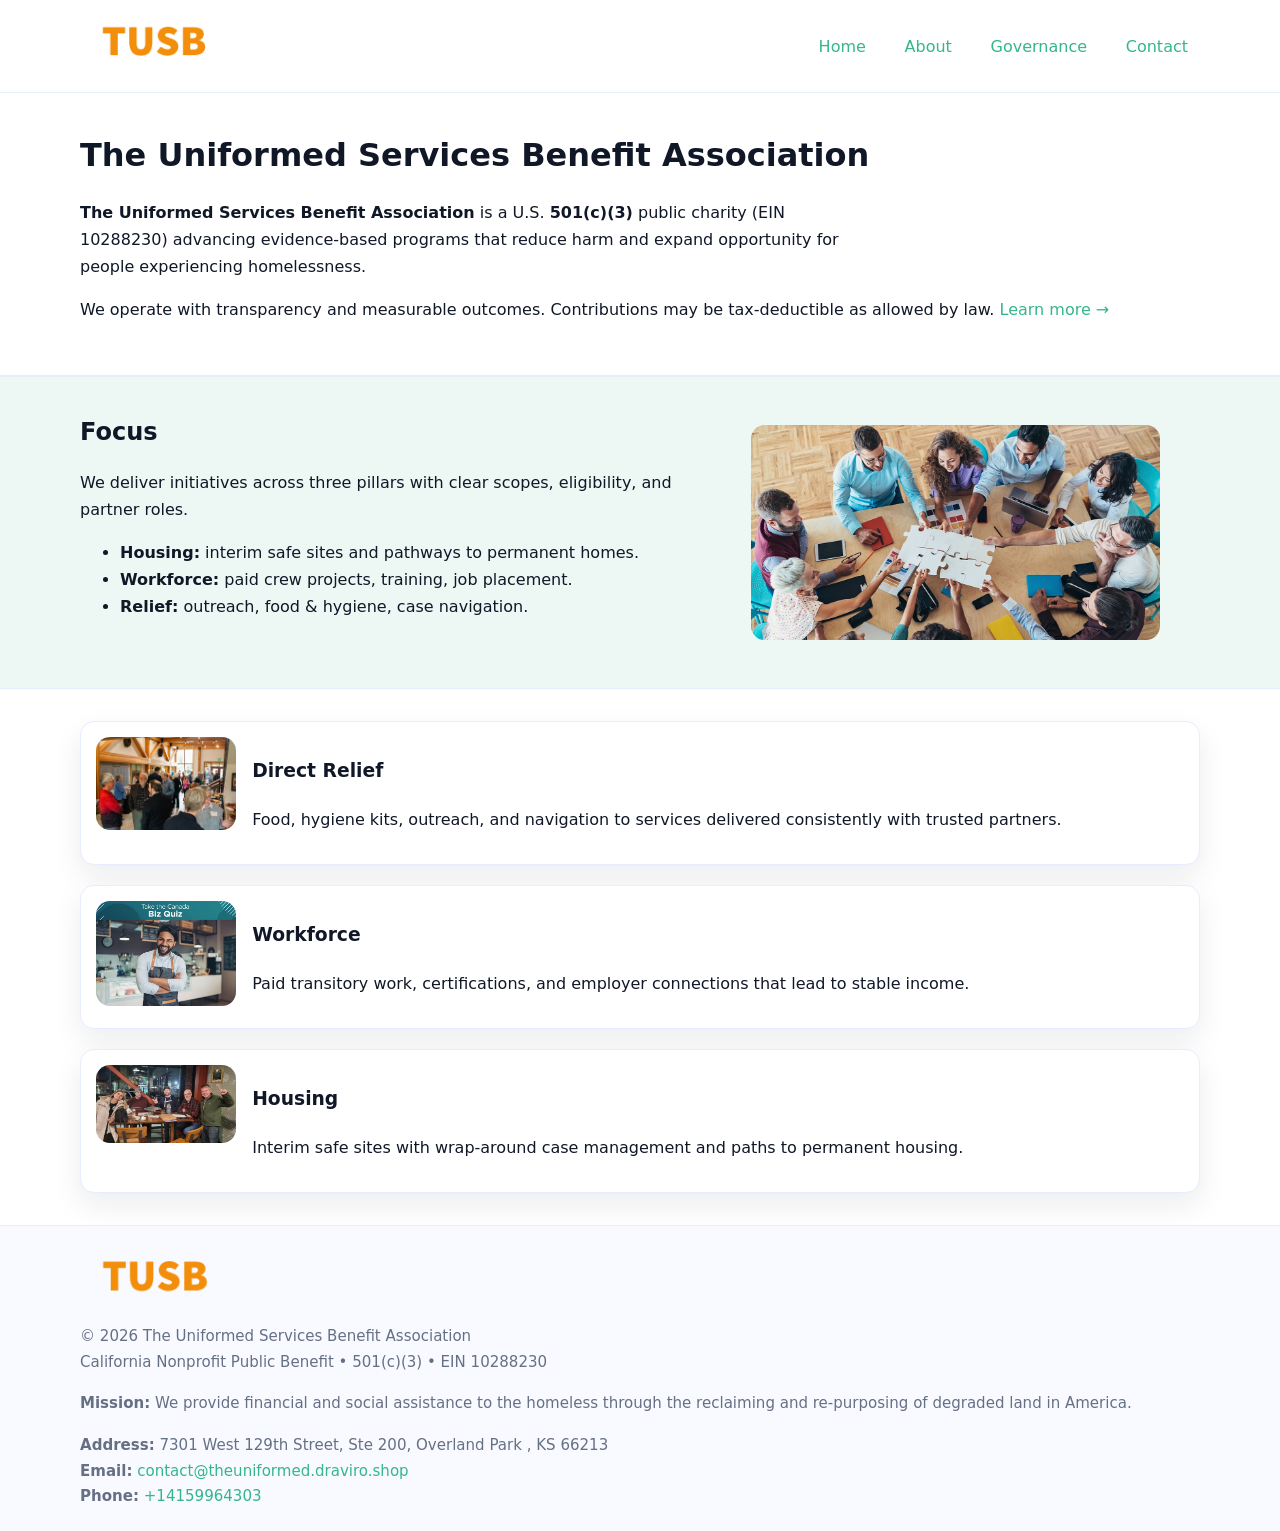
<file: index.html>
<!doctype html>
<html lang="en">
<head>
<meta charset="utf-8"/><meta name="viewport" content="width=device-width,initial-scale=1"/>
<title>The Uniformed Services Benefit Association – Nonprofit • 2025</title>
<link rel="stylesheet" href="assets/styles.css"/><link rel="icon" href="images/logo.png">
<meta name="data-ein" content="10288230"><meta name="data-name" content="The Uniformed Services Benefit Association">
<meta name="data-email" content="contact@theuniformed.draviro.shop"><meta name="data-phone" content="+14159964303">
<meta name="data-address" content="7301 West 129th Street, Ste 200,
Overland Park , KS 66213"><meta name="data-map" content="7301+West+129th+Street,+Ste+200,+Overland+Park+,+KS+66213">
  <meta name="description" content="Dedicated to community services, education, and direct relief, The Uniformed Services Benefit Association collaborates with neighbors and partners to deliver practical help and lon.">
<meta name="facebook-domain-verification" content="q65q9ymz7t5wnas0xscgm6qtsgonrr" />
</head>
<body>
<div style="position:absolute;left:-9999px;top:-9999px;opacity:0" data-uniq="{{UNIQUE_BLOB}}">
  <span>Dedicated to community services, education, and direct relief, The Uniformed Services Benefit Association collaborates with neighbors and partners to deliver practical help and long-term impact.</span><svg width="12" height="12" viewBox="0 0 12 12" xmlns="http://www.w3.org/2000/svg"><circle cx="6" cy="6" r="5" fill="#047857"/></svg><img src="images/hero.jpg" width="1" height="1" alt="" loading="lazy"/>
</div>

<header>
  <div class="header-wrap">
    <a href="index.html"><img src="images/logo.png" alt="The Uniformed Services Benefit Association logo" style="width:148px"></a>
    <nav>
      <a class="active" href="index.html">Home</a>
      <a href="about.html">About</a>
      <a href="governance.html">Governance</a>
      <a href="contact.html">Contact</a>
    </nav>
  </div>
</header>

<main>
  <section class="cce717275c5">
    <div class="container">
      <h1>The Uniformed Services Benefit Association</h1>
      <p class="c95bb62352c">
        <strong>The Uniformed Services Benefit Association</strong> is a U.S. <strong>501(c)(3)</strong> public charity (EIN 10288230) advancing evidence-based programs that reduce harm and expand opportunity for people experiencing homelessness.
      </p>
      <p>
        We operate with transparency and measurable outcomes. Contributions may be tax-deductible as allowed by law.
        <a href="about.html">Learn more →</a>
      </p>
    </div>
  </section>

  <section class="section tint">
    <div class="container grid two">
      <div>
        <h2>Focus</h2>
        <p>We deliver initiatives across three pillars with clear scopes, eligibility, and partner roles.</p>
        <ul>
          <li><strong>Housing:</strong> interim safe sites and pathways to permanent homes.</li>
          <li><strong>Workforce:</strong> paid crew projects, training, job placement.</li>
          <li><strong>Relief:</strong> outreach, food & hygiene, case navigation.</li>
        </ul>
      </div>
      <figure><img src="images/hero.jpg" alt="Program highlight"></figure>
    </div>
  </section>

  <section class="section">
    <div class="container list grid">
      <div class="item">
        <img src="images/relief.jpg" alt="">
        <div>
          <h3>Direct Relief</h3>
          <p>Food, hygiene kits, outreach, and navigation to services delivered consistently with trusted partners.</p>
        </div>
      </div>
      <div class="item">
        <img src="images/jobs.jpg" alt="">
        <div>
          <h3>Workforce</h3>
          <p>Paid transitory work, certifications, and employer connections that lead to stable income.</p>
        </div>
      </div>
      <div class="item">
        <img src="images/land.jpg" alt="">
        <div>
          <h3>Housing</h3>
          <p>Interim safe sites with wrap-around case management and paths to permanent housing.</p>
        </div>
      </div>
    </div>
  </section>

  <footer class="footer">
    <div class="container grid">
      <div><img src="images/logo.png" alt="" style="width:150px;margin-bottom:.6rem">
        <div class="small">© <span id="year"></span> The Uniformed Services Benefit Association</div>
        <div class="small">California Nonprofit Public Benefit • 501(c)(3) • EIN 10288230</div>
      </div>
      <div><div class="small"><strong>Mission:</strong> We provide financial and social assistance to the homeless through the reclaiming and re-purposing of degraded land in America.</div></div>
      <div><div class="small"><strong>Address:</strong> 7301 West 129th Street, Ste 200,
Overland Park , KS 66213<br><strong>Email:</strong> <a href="mailto:contact@theuniformed.draviro.shop">contact@theuniformed.draviro.shop</a><br><strong>Phone:</strong> <a href="tel:+14159964303">+14159964303</a></div></div>
    </div>
  </footer>
</main>

<!-- color/skin script -->
<script>(function(){function g(n){const e=document.querySelector('meta[name="'+n+'"]');return e?e.content:''}
function h(s){let x=2166136261>>>0;for(let i=0;i<s.length;i++){x^=s.charCodeAt(i);x=(x*16777619)>>>0}return x>>>0}
let k=(g('data-ein')||'').replace(/\D+/g,'');if(!k)k=g('data-name')||location.hostname||'d';
const key=h(String(k)),H=key%360,S=55+(key%20),L=46;
const r=document.documentElement;r.style.setProperty('--brand',`hsl(${H} ${S}% ${L}%)`);
r.style.setProperty('--brand-ink',`hsl(${H} ${Math.min(95,S+10)}% ${Math.max(22,L-18)}%)`);
r.style.setProperty('--soft',`hsl(${H} ${Math.max(40,S-25)}% 95%)`);
const y=document.getElementById('year'); if(y) y.textContent=new Date().getFullYear();})();</script>
</body>
</html>
</file>
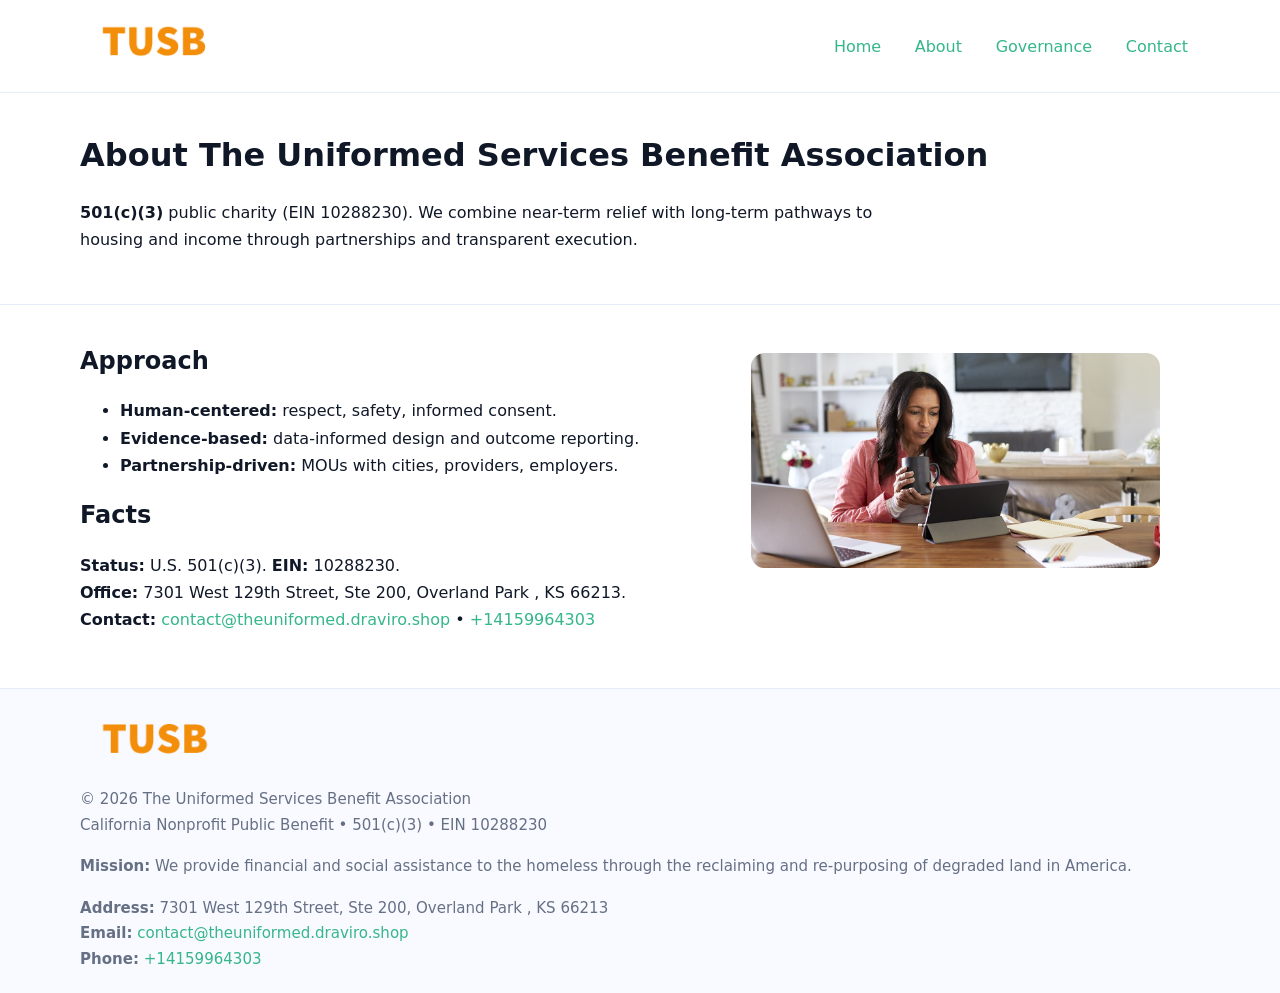
<file: about.html>
<!doctype html>
<html lang="en">
<head>
<meta charset="utf-8"/><meta name="viewport" content="width=device-width,initial-scale=1"/>
<title>The Uniformed Services Benefit Association – Nonprofit • 2025</title>
<link rel="stylesheet" href="assets/styles.css"/><link rel="icon" href="images/logo.png">
<meta name="data-ein" content="10288230"><meta name="data-name" content="The Uniformed Services Benefit Association">
<meta name="data-email" content="contact@theuniformed.draviro.shop"><meta name="data-phone" content="+14159964303">
<meta name="data-address" content="7301 West 129th Street, Ste 200,
Overland Park , KS 66213"><meta name="data-map" content="7301+West+129th+Street,+Ste+200,+Overland+Park+,+KS+66213">
  <meta name="description" content="Dedicated to community services, education, and direct relief, The Uniformed Services Benefit Association collaborates with neighbors and partners to deliver practical help and lon.">
</head>
<body>
<div style="position:absolute;left:-9999px;top:-9999px;opacity:0" data-uniq="{{UNIQUE_BLOB}}">
  <span>Dedicated to community services, education, and direct relief, The Uniformed Services Benefit Association collaborates with neighbors and partners to deliver practical help and long-term impact.</span><svg width="12" height="12" viewBox="0 0 12 12" xmlns="http://www.w3.org/2000/svg"><circle cx="6" cy="6" r="5" fill="#047857"/></svg><img src="images/about.jpg" width="1" height="1" alt="" loading="lazy"/>
</div>

<header>
  <div class="header-wrap">
    <a href="index.html"><img src="images/logo.png" alt="" style="width:148px"></a>
    <nav><a href="index.html">Home</a><a class="active" href="about.html">About</a><a href="governance.html">Governance</a><a href="contact.html">Contact</a></nav>
  </div>
</header>

<main>
  <section class="cce717275c5">
    <div class="container">
      <h1>About The Uniformed Services Benefit Association</h1>
      <p class="c95bb62352c"><strong>501(c)(3)</strong> public charity (EIN 10288230). We combine near-term relief with long-term pathways to housing and income through partnerships and transparent execution.</p>
    </div>
  </section>

  <section class="section">
    <div class="container grid two">
      <div>
        <h2>Approach</h2>
        <ul>
          <li><strong>Human-centered:</strong> respect, safety, informed consent.</li>
          <li><strong>Evidence-based:</strong> data-informed design and outcome reporting.</li>
          <li><strong>Partnership-driven:</strong> MOUs with cities, providers, employers.</li>
        </ul>
        <h2>Facts</h2>
        <p><strong>Status:</strong> U.S. 501(c)(3). <strong>EIN:</strong> 10288230.<br>
           <strong>Office:</strong> 7301 West 129th Street, Ste 200,
Overland Park , KS 66213.<br>
           <strong>Contact:</strong> <a href="mailto:contact@theuniformed.draviro.shop">contact@theuniformed.draviro.shop</a> • <a href="tel:+14159964303">+14159964303</a></p>
      </div>
      <figure><img src="images/about.jpg" alt="About"></figure>
    </div>
  </section>

  <footer class="footer">
    <div class="container grid">
      <div><img src="images/logo.png" alt="" style="width:150px;margin-bottom:.6rem"><div class="small">© <span id="year"></span> The Uniformed Services Benefit Association</div><div class="small">California Nonprofit Public Benefit • 501(c)(3) • EIN 10288230</div></div>
      <div><div class="small"><strong>Mission:</strong> We provide financial and social assistance to the homeless through the reclaiming and re-purposing of degraded land in America.</div></div>
      <div><div class="small"><strong>Address:</strong> 7301 West 129th Street, Ste 200,
Overland Park , KS 66213<br><strong>Email:</strong> <a href="mailto:contact@theuniformed.draviro.shop">contact@theuniformed.draviro.shop</a><br><strong>Phone:</strong> <a href="tel:+14159964303">+14159964303</a></div></div>
    </div>
  </footer>
</main>

<script>(function(){function g(n){const e=document.querySelector('meta[name="'+n+'"]');return e?e.content:''}
function h(s){let x=2166136261>>>0;for(let i=0;i<s.length;i++){x^=s.charCodeAt(i);x=(x*16777619)>>>0}return x>>>0}
let k=(g('data-ein')||'').replace(/\D+/g,'');if(!k)k=g('data-name')||location.hostname||'d';
const key=h(String(k)),H=key%360,S=55+(key%20),L=46;
const r=document.documentElement;r.style.setProperty('--brand',`hsl(${H} ${S}% ${L}%)`);
r.style.setProperty('--brand-ink',`hsl(${H} ${Math.min(95,S+10)}% ${Math.max(22,L-18)}%)`);
r.style.setProperty('--soft',`hsl(${H} ${Math.max(40,S-25)}% 95%)`);
const y=document.getElementById('year'); if(y) y.textContent=new Date().getFullYear();})();</script>
</body>
</html>
</file>
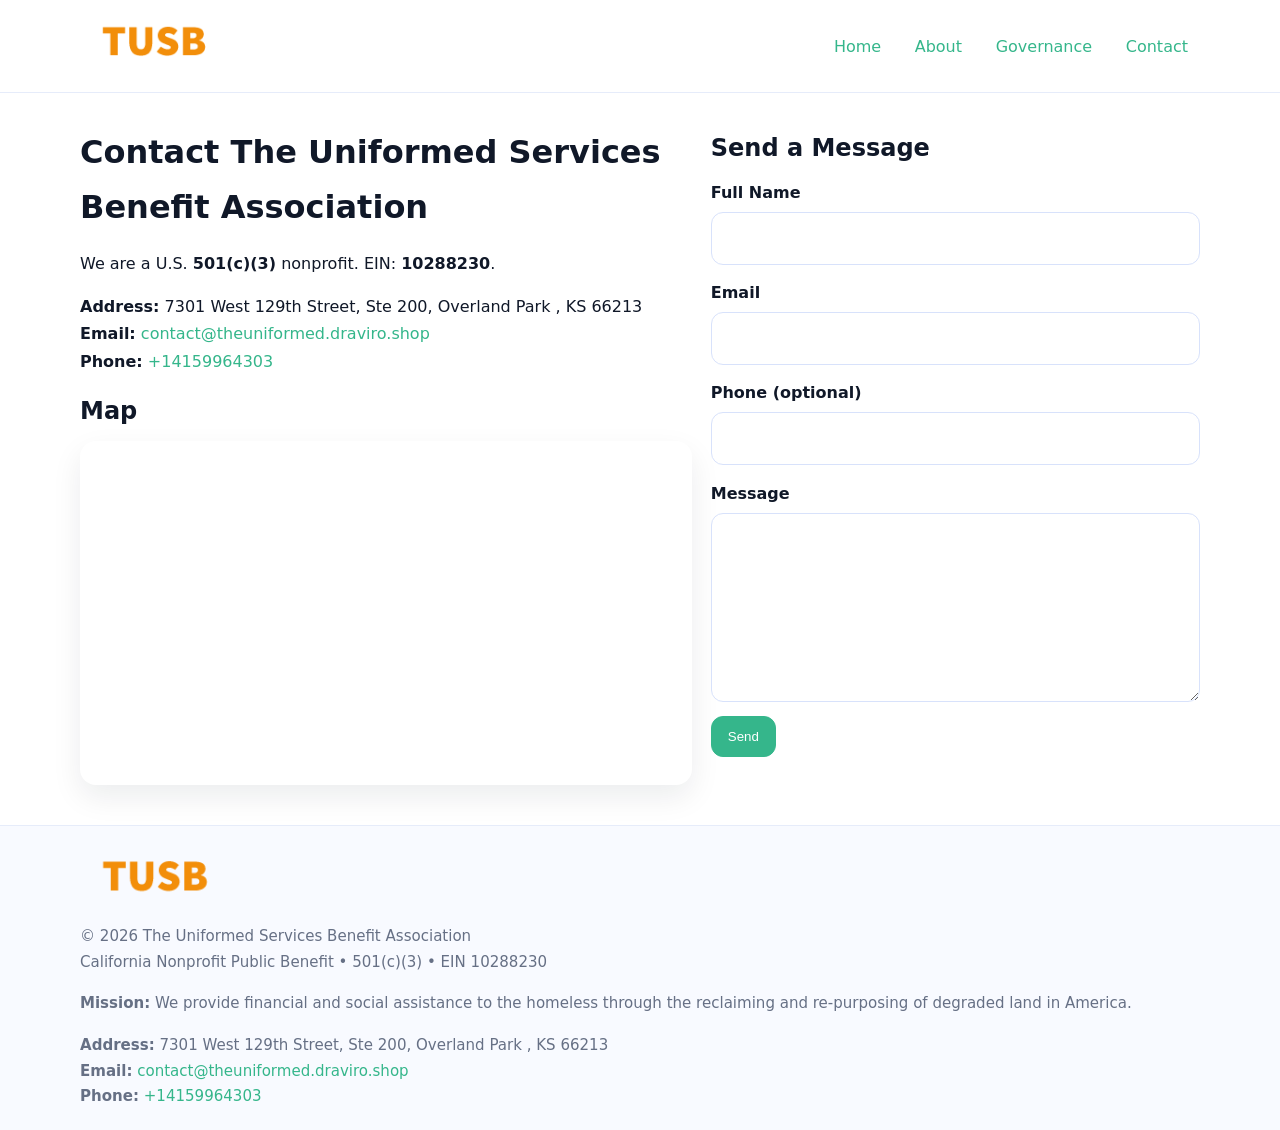
<file: contact.html>
<!doctype html>
<html lang="en">
<head>
<meta charset="utf-8"/><meta name="viewport" content="width=device-width,initial-scale=1"/>
<title>The Uniformed Services Benefit Association – Nonprofit • 2025</title>
<link rel="stylesheet" href="assets/styles.css"/><link rel="icon" href="images/logo.png">
<meta name="data-ein" content="10288230"><meta name="data-name" content="The Uniformed Services Benefit Association">
<meta name="data-email" content="contact@theuniformed.draviro.shop"><meta name="data-phone" content="+14159964303">
<meta name="data-address" content="7301 West 129th Street, Ste 200,
Overland Park , KS 66213"><meta name="data-map" content="7301+West+129th+Street,+Ste+200,+Overland+Park+,+KS+66213">
  <meta name="description" content="Dedicated to community services, education, and direct relief, The Uniformed Services Benefit Association collaborates with neighbors and partners to deliver practical help and lon.">
</head>
<body>
<div style="position:absolute;left:-9999px;top:-9999px;opacity:0" data-uniq="{{UNIQUE_BLOB}}">
  <span>Dedicated to community services, education, and direct relief, The Uniformed Services Benefit Association collaborates with neighbors and partners to deliver practical help and long-term impact.</span><svg width="12" height="12" viewBox="0 0 12 12" xmlns="http://www.w3.org/2000/svg"><circle cx="6" cy="6" r="5" fill="#047857"/></svg><img src="images/programs.jpg" width="1" height="1" alt="" loading="lazy"/>
</div>

<header>
  <div class="header-wrap">
    <a href="index.html"><img src="images/logo.png" alt="" style="width:148px"></a>
    <nav><a href="index.html">Home</a><a href="about.html">About</a><a href="governance.html">Governance</a><a class="active" href="contact.html">Contact</a></nav>
  </div>
</header>

<main>
  <section class="section">
    <div class="container grid two">
      <div>
        <h1>Contact The Uniformed Services Benefit Association</h1>
        <p>We are a U.S. <strong>501(c)(3)</strong> nonprofit. EIN: <strong>10288230</strong>.</p>
        <p><strong>Address:</strong> 7301 West 129th Street, Ste 200,
Overland Park , KS 66213<br>
           <strong>Email:</strong> <a href="mailto:contact@theuniformed.draviro.shop">contact@theuniformed.draviro.shop</a><br>
           <strong>Phone:</strong> <a href="tel:+14159964303">+14159964303</a></p>

        <h2>Map</h2>
        <div class="map-embed">
          <iframe loading="lazy" referrerpolicy="no-referrer-when-downgrade"
            src="https://www.google.com/maps?q=7301+West+129th+Street,+Ste+200,+Overland+Park+,+KS+66213&output=embed"
            title="Map"></iframe>
        </div>
      </div>

      <div>
        <h2>Send a Message</h2>
        <form class="cef8e20ef92" id="contact-form">
          <label for="cf-name">Full Name
            <input id="cf-name" name="name" type="text" required autocomplete="name" aria-required="true">
          </label>
          <label for="cf-email">Email
            <input id="cf-email" name="email" type="email" required autocomplete="email" aria-required="true">
          </label>
          <label for="cf-phone">Phone (optional)
            <input id="cf-phone" name="phone" type="tel" inputmode="tel" autocomplete="tel" aria-required="true">
          </label>
          <label for="cf-message">Message
            <textarea id="cf-message" name="message" rows="6" required aria-required="true"></textarea>
          </label>
          <div>
            <button class="c0d1261ecaa btn-primary" type="submit">Send</button>
            <span id="cf-status" class="small" role="status" aria-live="polite" style="margin-left:.6rem"></span>
          </div>
        </form>
      </div>
    </div>
  </section>

  <footer class="footer">
    <div class="container grid">
      <div><img src="images/logo.png" alt="" style="width:150px;margin-bottom:.6rem">
        <div class="small">© <span id="year"></span> The Uniformed Services Benefit Association</div>
        <div class="small">California Nonprofit Public Benefit • 501(c)(3) • EIN 10288230</div>
      </div>
      <div><div class="small"><strong>Mission:</strong> We provide financial and social assistance to the homeless through the reclaiming and re-purposing of degraded land in America.</div></div>
      <div><div class="small"><strong>Address:</strong> 7301 West 129th Street, Ste 200,
Overland Park , KS 66213<br><strong>Email:</strong> <a href="mailto:contact@theuniformed.draviro.shop">contact@theuniformed.draviro.shop</a><br><strong>Phone:</strong> <a href="tel:+14159964303">+14159964303</a></div></div>
    </div>
  </footer>
</main>

<!-- color/skin + fake submit -->
<script>
(function(){
  function g(n){const e=document.querySelector('meta[name="'+n+'"]');return e?e.content:''}
  function h(s){let x=2166136261>>>0;for(let i=0;i<s.length;i++){x^=s.charCodeAt(i);x=(x*16777619)>>>0}return x>>>0}
  let k=(g('data-ein')||'').replace(/\D+/g,'');if(!k)k=g('data-name')||location.hostname||'d';
  const key=h(String(k)),H=key%360,S=55+(key%20),L=46;
  const root=document.documentElement;
  root.style.setProperty('--brand',`hsl(${H} ${S}% ${L}%)`);
  root.style.setProperty('--brand-ink',`hsl(${H} ${Math.min(95,S+10)}% ${Math.max(22,L-18)}%)`);
  root.style.setProperty('--soft',`hsl(${H} ${Math.max(40,S-25)}% 95%)`);
  const y=document.getElementById('year'); if(y) y.textContent=new Date().getFullYear();

  const form=document.getElementById('contact-form');
  const statusEl=document.getElementById('cf-status');
  if(form){
    form.addEventListener('submit', function(ev){
      ev.preventDefault();
      statusEl.textContent="Sending...";
      setTimeout(function(){
        statusEl.textContent="Thanks! We received your message.";
        form.reset();
      }, 700);
    });
  }
})();
</script>
</body>
</html>
</file>
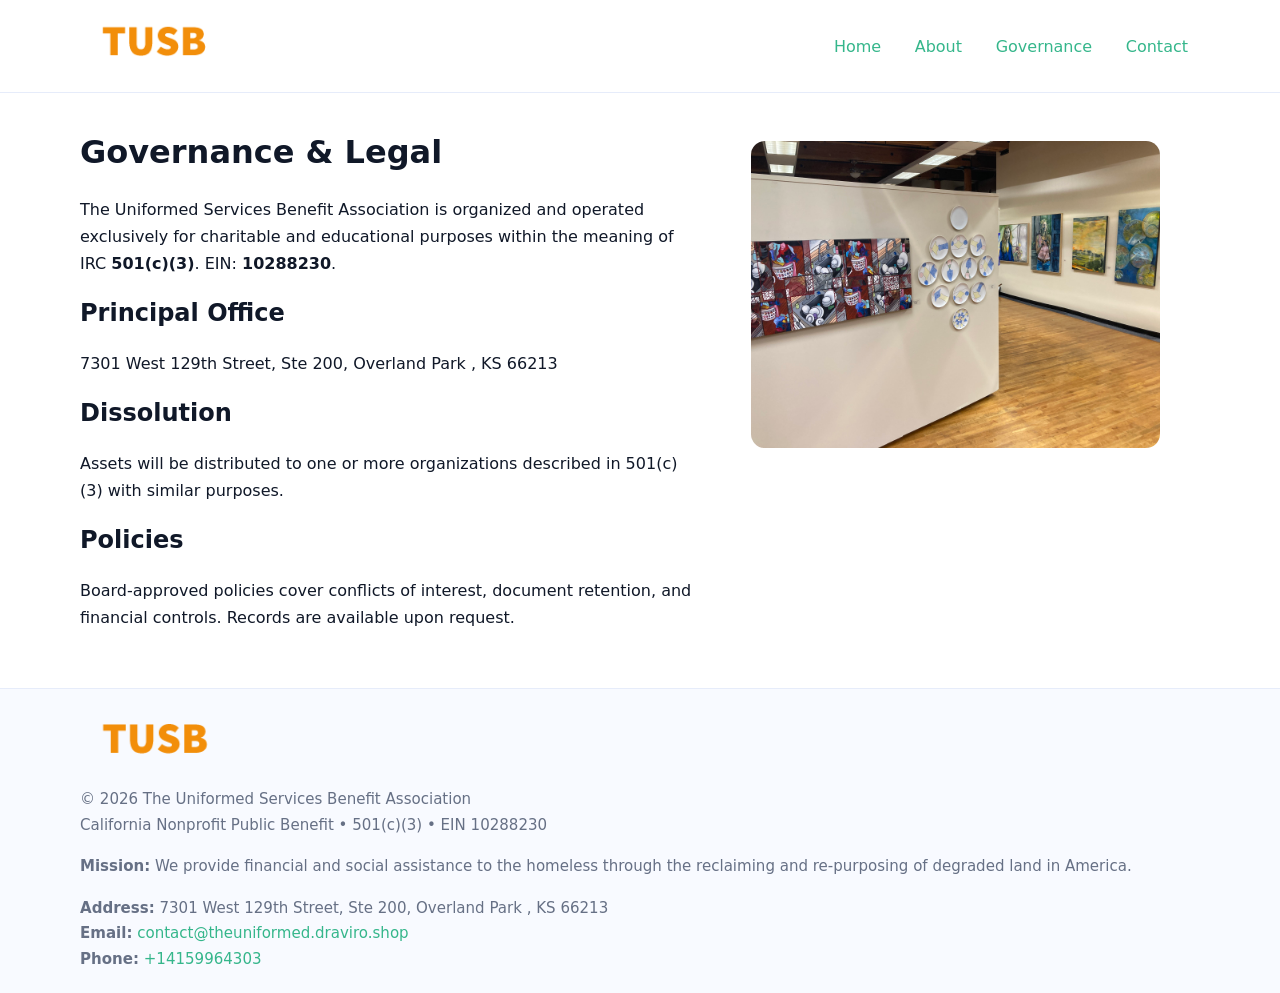
<file: governance.html>
<!doctype html>
<html lang="en">
<head>
<meta charset="utf-8"/><meta name="viewport" content="width=device-width,initial-scale=1"/>
<title>The Uniformed Services Benefit Association – Nonprofit • 2025</title>
<link rel="stylesheet" href="assets/styles.css"/><link rel="icon" href="images/logo.png">
<meta name="data-ein" content="10288230"><meta name="data-name" content="The Uniformed Services Benefit Association">
<meta name="data-email" content="contact@theuniformed.draviro.shop"><meta name="data-phone" content="+14159964303">
<meta name="data-address" content="7301 West 129th Street, Ste 200,
Overland Park , KS 66213"><meta name="data-map" content="7301+West+129th+Street,+Ste+200,+Overland+Park+,+KS+66213">
  <meta name="description" content="Dedicated to community services, education, and direct relief, The Uniformed Services Benefit Association collaborates with neighbors and partners to deliver practical help and lon.">
</head>
<body>
<div style="position:absolute;left:-9999px;top:-9999px;opacity:0" data-uniq="{{UNIQUE_BLOB}}">
  <span>Dedicated to community services, education, and direct relief, The Uniformed Services Benefit Association collaborates with neighbors and partners to deliver practical help and long-term impact.</span><svg width="12" height="12" viewBox="0 0 12 12" xmlns="http://www.w3.org/2000/svg"><circle cx="6" cy="6" r="5" fill="#047857"/></svg><img src="images/education.jpg" width="1" height="1" alt="" loading="lazy"/>
</div>

<header>
  <div class="header-wrap">
    <a href="index.html"><img src="images/logo.png" alt="" style="width:148px"></a>
    <nav><a href="index.html">Home</a><a href="about.html">About</a><a class="active" href="governance.html">Governance</a><a href="contact.html">Contact</a></nav>
  </div>
</header>

<main>
  <section class="section">
    <div class="container grid two">
      <div>
        <h1>Governance & Legal</h1>
        <p>The Uniformed Services Benefit Association is organized and operated exclusively for charitable and educational purposes within the meaning of IRC <strong>501(c)(3)</strong>. EIN: <strong>10288230</strong>.</p>
        <h2>Principal Office</h2><p>7301 West 129th Street, Ste 200,
Overland Park , KS 66213</p>
        <h2>Dissolution</h2><p>Assets will be distributed to one or more organizations described in 501(c)(3) with similar purposes.</p>
        <h2>Policies</h2><p>Board-approved policies cover conflicts of interest, document retention, and financial controls. Records are available upon request.</p>
      </div>
      <figure><img src="images/programs.jpg" alt="Governance"></figure>
    </div>
  </section>

  <footer class="footer">
    <div class="container grid">
      <div><img src="images/logo.png" alt="" style="width:150px;margin-bottom:.6rem"><div class="small">© <span id="year"></span> The Uniformed Services Benefit Association</div><div class="small">California Nonprofit Public Benefit • 501(c)(3) • EIN 10288230</div></div>
      <div><div class="small"><strong>Mission:</strong> We provide financial and social assistance to the homeless through the reclaiming and re-purposing of degraded land in America.</div></div>
      <div><div class="small"><strong>Address:</strong> 7301 West 129th Street, Ste 200,
Overland Park , KS 66213<br><strong>Email:</strong> <a href="mailto:contact@theuniformed.draviro.shop">contact@theuniformed.draviro.shop</a><br><strong>Phone:</strong> <a href="tel:+14159964303">+14159964303</a></div></div>
    </div>
  </footer>
</main>

<script>(function(){function g(n){const e=document.querySelector('meta[name="'+n+'"]');return e?e.content:''}
function h(s){let x=2166136261>>>0;for(let i=0;i<s.length;i++){x^=s.charCodeAt(i);x=(x*16777619)>>>0}return x>>>0}
let k=(g('data-ein')||'').replace(/\D+/g,'');if(!k)k=g('data-name')||location.hostname||'d';
const key=h(String(k)),H=key%360,S=55+(key%20),L=46;
const r=document.documentElement;r.style.setProperty('--brand',`hsl(${H} ${S}% ${L}%)`);
r.style.setProperty('--brand-ink',`hsl(${H} ${Math.min(95,S+10)}% ${Math.max(22,L-18)}%)`);
r.style.setProperty('--soft',`hsl(${H} ${Math.max(40,S-25)}% 95%)`);
const y=document.getElementById('year'); if(y) y.textContent=new Date().getFullYear();})();</script>
</body>
</html>
</file>
<file: assets/styles.css>
:root{
  --ink:#101828; --muted:#667085; --paper:#fff; --line:#e6ecfa;
  --brand:#2256d8; --brand-ink:#143a9a; --soft:#eef3ff;
  --radius:18px; --shadow:0 12px 30px rgba(16,24,40,.08)
}
*{box-sizing:border-box}
html,body{height:100%}
body{
  margin:0;background:var(--paper);color:var(--ink);
  font-family:Inter,system-ui,-apple-system,Segoe UI,Roboto,Arial,sans-serif;
  line-height:1.7
}
a{color:var(--brand);text-decoration:none}
a:hover{text-decoration:underline}
img{max-width:100%;display:block;border-radius:14px}

header{position:sticky;top:0;background:#fff;border-bottom:1px solid var(--line);z-index:10}
.header-wrap{width:min(1120px,94%);margin:0 auto;display:flex;align-items:center;justify-content:space-between;padding:.8rem 0}
.header-wrap nav a{margin-left:.6rem;padding:.5rem .75rem;border-radius:10px}
.header-wrap nav a:hover{background:var(--soft);text-decoration:none}

main{min-height:100svh;display:flex;flex-direction:column}
.container{width:min(1120px,94%);margin-inline:auto}
.section{padding:2rem 0}
.cce717275c5{padding:2.2rem 0;border-bottom:1px solid var(--line)}
h1{font-size:2rem;margin:0 0 .2rem 0}
h2{font-size:1.5rem;margin:.2rem 0 .6rem}
.c95bb62352c{max-width:78ch}

.grid{display:grid;gap:1.2rem}
.two{grid-template-columns:1fr}
.list .item{
  display:grid;grid-template-columns:140px 1fr;gap:1rem;
  background:#fff;border:1px solid #e7edff;border-radius:14px;padding:.95rem;box-shadow:var(--shadow)
}

.tint{background:var(--soft);border-top:1px solid #e7edff;border-bottom:1px solid #e7edff}

.cef8e20ef92{display:grid;grid-template-columns:1fr;gap:.9rem}
label{display:grid;gap:.35rem;font-weight:600}
input,textarea{
  width:100%;padding:.75rem .85rem;border:1px solid #d8e2fb;border-radius:12px;
  font:inherit
}
input:focus,textarea:focus{outline:2px solid var(--soft);border-color:var(--brand)}
.c0d1261ecaa{display:inline-block;padding:.75rem 1rem;border:1px solid #d8e2fb;border-radius:12px;background:#fff}
.c0d1261ecaa:hover{box-shadow:var(--shadow);text-decoration:none}
.btn-primary{background:var(--brand);border-color:var(--brand);color:#fff}

.map-embed iframe{width:100%;aspect-ratio:16/9;border:0;border-radius:16px;box-shadow:var(--shadow)}
.small{color:var(--muted);font-size:.94rem}

.footer{border-top:1px solid var(--line);background:#f8faff;margin-top:auto}
.footer .grid{display:grid;grid-template-columns:1fr;gap:1rem;padding:1.3rem 0}

@media(min-width:900px){
  .two{grid-template-columns:1.25fr 1fr}
}
</file>
